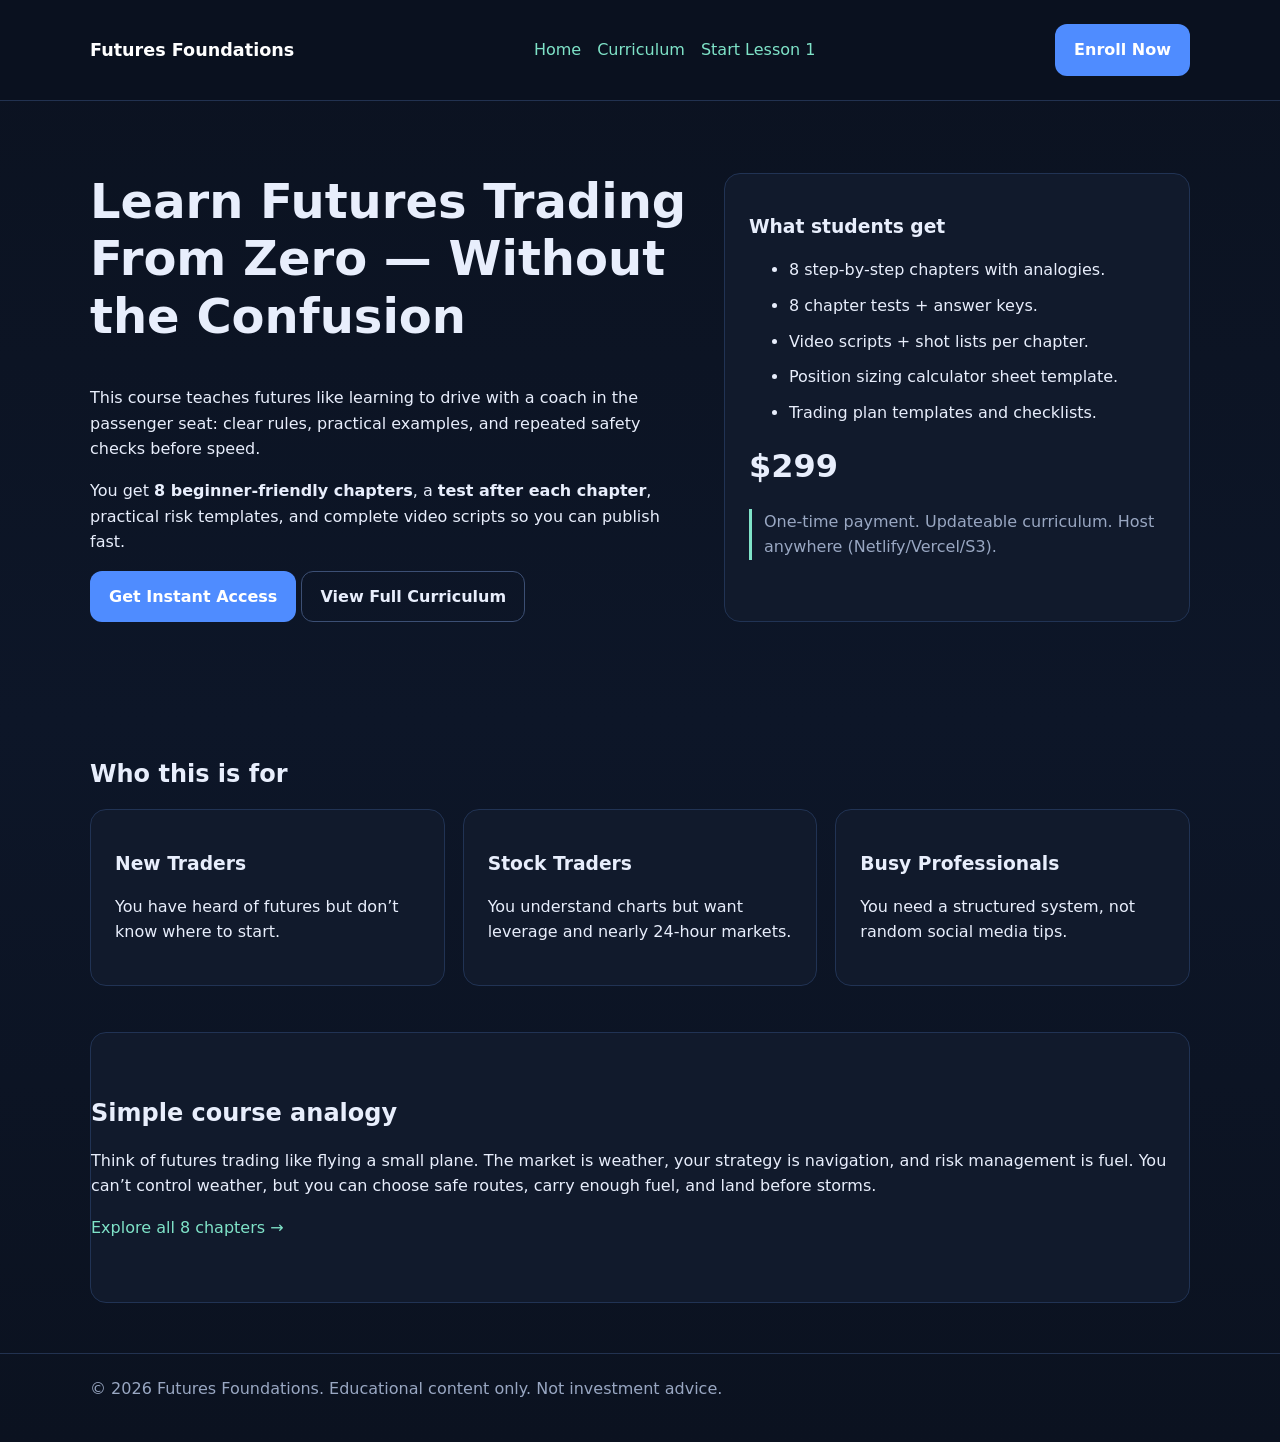
<file: site/index.html>
<!doctype html>
<html lang="en">
<head>
  <meta charset="UTF-8" />
  <meta name="viewport" content="width=device-width, initial-scale=1.0" />
  <title>Futures Foundations — Beginner Futures Trading Course</title>
  <meta name="description" content="A complete beginner futures trading course with analogies, chapter tests, video scripts, and a sell-ready website." />
  <link rel="stylesheet" href="styles.css" />
</head>
<body>
  <header>
    <div class="container nav">
      <div class="logo">Futures Foundations</div>
      <nav class="nav-links">
        <a href="index.html">Home</a>
        <a href="curriculum.html">Curriculum</a>
        <a href="chapters/chapter-1.html">Start Lesson 1</a>
      </nav>
      <a class="btn btn-primary" href="checkout.html">Enroll Now</a>
    </div>
  </header>

  <main class="container">
    <section class="hero">
      <div>
        <h1>Learn Futures Trading From Zero — Without the Confusion</h1>
        <p>This course teaches futures like learning to drive with a coach in the passenger seat: clear rules, practical examples, and repeated safety checks before speed.</p>
        <p>You get <strong>8 beginner-friendly chapters</strong>, a <strong>test after each chapter</strong>, practical risk templates, and complete video scripts so you can publish fast.</p>
        <a class="btn btn-primary" href="checkout.html">Get Instant Access</a>
        <a class="btn btn-outline" href="curriculum.html">View Full Curriculum</a>
      </div>
      <aside class="card">
        <h3>What students get</h3>
        <ul class="lesson-list">
          <li>8 step-by-step chapters with analogies.</li>
          <li>8 chapter tests + answer keys.</li>
          <li>Video scripts + shot lists per chapter.</li>
          <li>Position sizing calculator sheet template.</li>
          <li>Trading plan templates and checklists.</li>
        </ul>
        <div class="price">$299</div>
        <p class="notice">One-time payment. Updateable curriculum. Host anywhere (Netlify/Vercel/S3).</p>
      </aside>
    </section>

    <section class="section">
      <h2>Who this is for</h2>
      <div class="grid-3">
        <article class="card"><h3>New Traders</h3><p>You have heard of futures but don’t know where to start.</p></article>
        <article class="card"><h3>Stock Traders</h3><p>You understand charts but want leverage and nearly 24-hour markets.</p></article>
        <article class="card"><h3>Busy Professionals</h3><p>You need a structured system, not random social media tips.</p></article>
      </div>
    </section>

    <section class="section card">
      <h2>Simple course analogy</h2>
      <p>Think of futures trading like flying a small plane. The market is weather, your strategy is navigation, and risk management is fuel. You can’t control weather, but you can choose safe routes, carry enough fuel, and land before storms.</p>
      <p><a href="curriculum.html">Explore all 8 chapters →</a></p>
    </section>
  </main>

  <footer>
    <div class="container">© 2026 Futures Foundations. Educational content only. Not investment advice.</div>
  </footer>
</body>
</html>
</file>
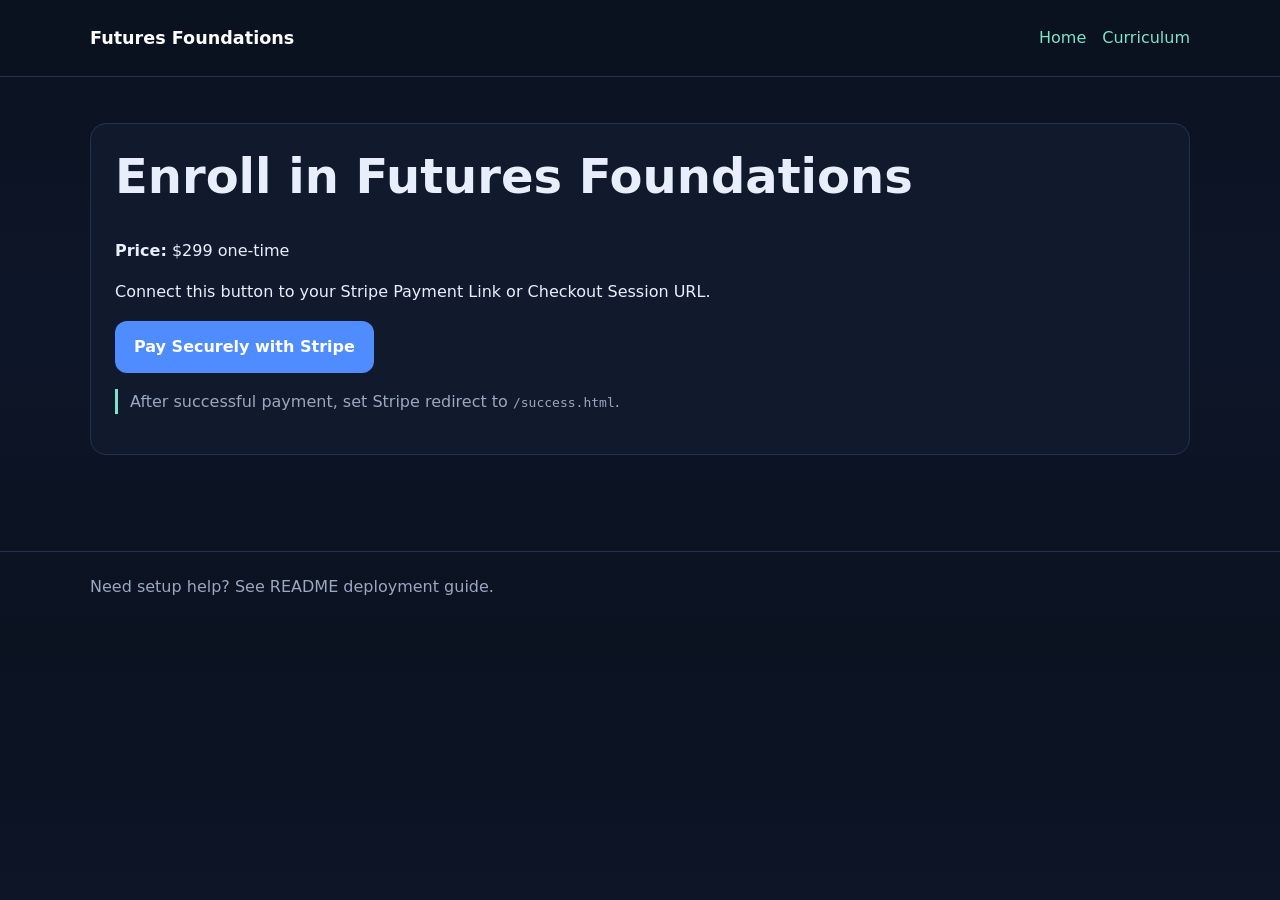
<file: site/checkout.html>
<!doctype html>
<html lang="en">
<head>
  <meta charset="UTF-8" />
  <meta name="viewport" content="width=device-width, initial-scale=1.0" />
  <title>Checkout — Futures Foundations</title>
  <link rel="stylesheet" href="styles.css" />
</head>
<body>
  <header>
    <div class="container nav">
      <div class="logo">Futures Foundations</div>
      <nav class="nav-links">
        <a href="index.html">Home</a>
        <a href="curriculum.html">Curriculum</a>
      </nav>
    </div>
  </header>

  <main class="container section">
    <div class="card">
      <h1>Enroll in Futures Foundations</h1>
      <p><strong>Price:</strong> $299 one-time</p>
      <p>Connect this button to your Stripe Payment Link or Checkout Session URL.</p>
      <p><a id="payment-link" class="btn btn-primary" href="https://buy.stripe.com/test_replace_with_your_link" target="_blank" rel="noopener">Pay Securely with Stripe</a></p>
      <p class="notice">After successful payment, set Stripe redirect to <code>/success.html</code>.</p>
    </div>
  </main>

  <footer><div class="container">Need setup help? See README deployment guide.</div></footer>
</body>
</html>
</file>
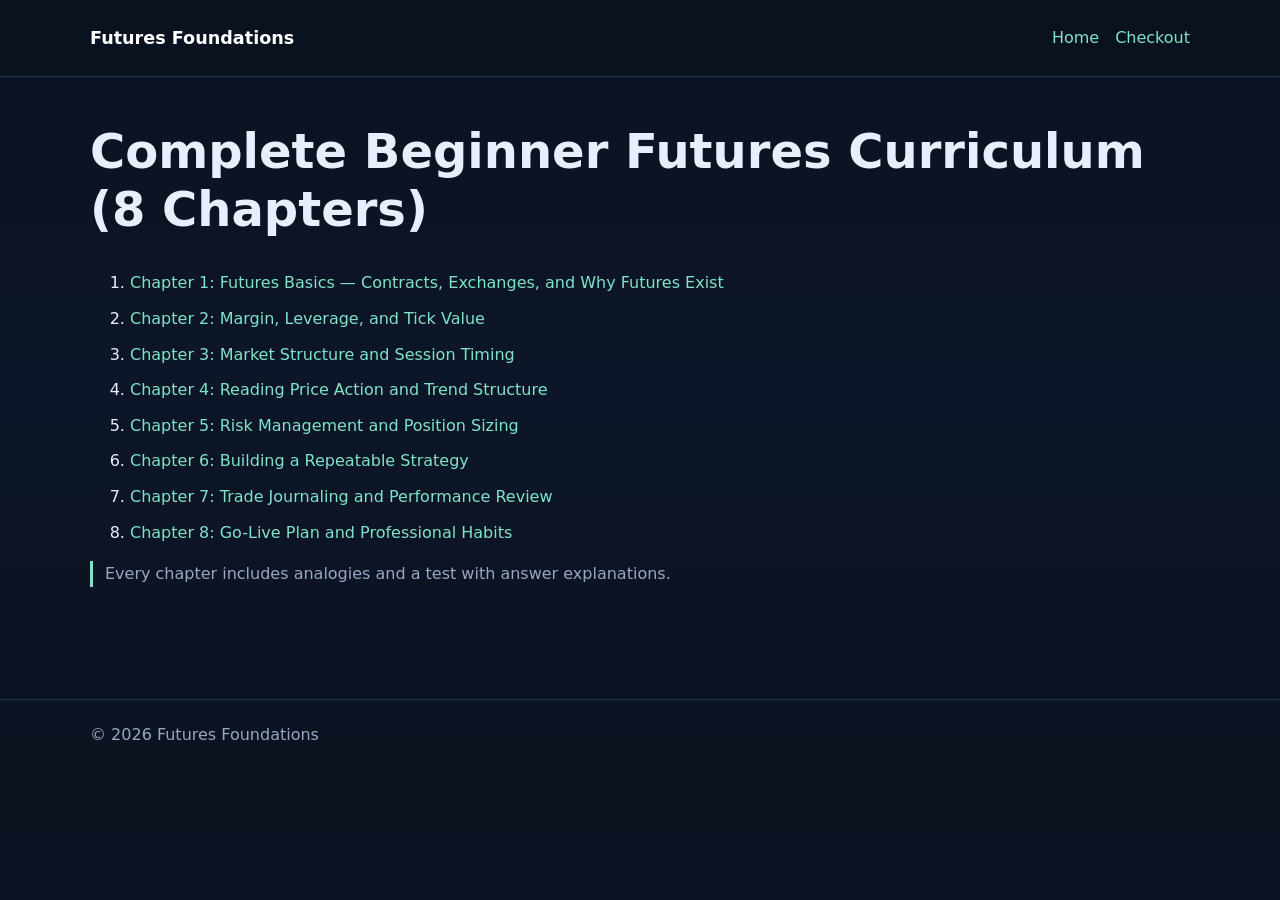
<file: site/curriculum.html>
<!doctype html>
<html lang="en">
<head>
  <meta charset="UTF-8" />
  <meta name="viewport" content="width=device-width, initial-scale=1.0" />
  <title>Curriculum — Futures Foundations</title>
  <link rel="stylesheet" href="styles.css" />
</head>
<body>
<header>
  <div class="container nav">
    <div class="logo">Futures Foundations</div>
    <nav class="nav-links"><a href="index.html">Home</a><a href="checkout.html">Checkout</a></nav>
  </div>
</header>
<main class="container section">
  <h1>Complete Beginner Futures Curriculum (8 Chapters)</h1>
  <ol class="lesson-list">
    <li><a href="chapters/chapter-1.html">Chapter 1: Futures Basics — Contracts, Exchanges, and Why Futures Exist</a></li>
    <li><a href="chapters/chapter-2.html">Chapter 2: Margin, Leverage, and Tick Value</a></li>
    <li><a href="chapters/chapter-3.html">Chapter 3: Market Structure and Session Timing</a></li>
    <li><a href="chapters/chapter-4.html">Chapter 4: Reading Price Action and Trend Structure</a></li>
    <li><a href="chapters/chapter-5.html">Chapter 5: Risk Management and Position Sizing</a></li>
    <li><a href="chapters/chapter-6.html">Chapter 6: Building a Repeatable Strategy</a></li>
    <li><a href="chapters/chapter-7.html">Chapter 7: Trade Journaling and Performance Review</a></li>
    <li><a href="chapters/chapter-8.html">Chapter 8: Go-Live Plan and Professional Habits</a></li>
  </ol>
  <p class="notice">Every chapter includes analogies and a test with answer explanations.</p>
</main>
<footer><div class="container">© 2026 Futures Foundations</div></footer>
</body>
</html>
</file>
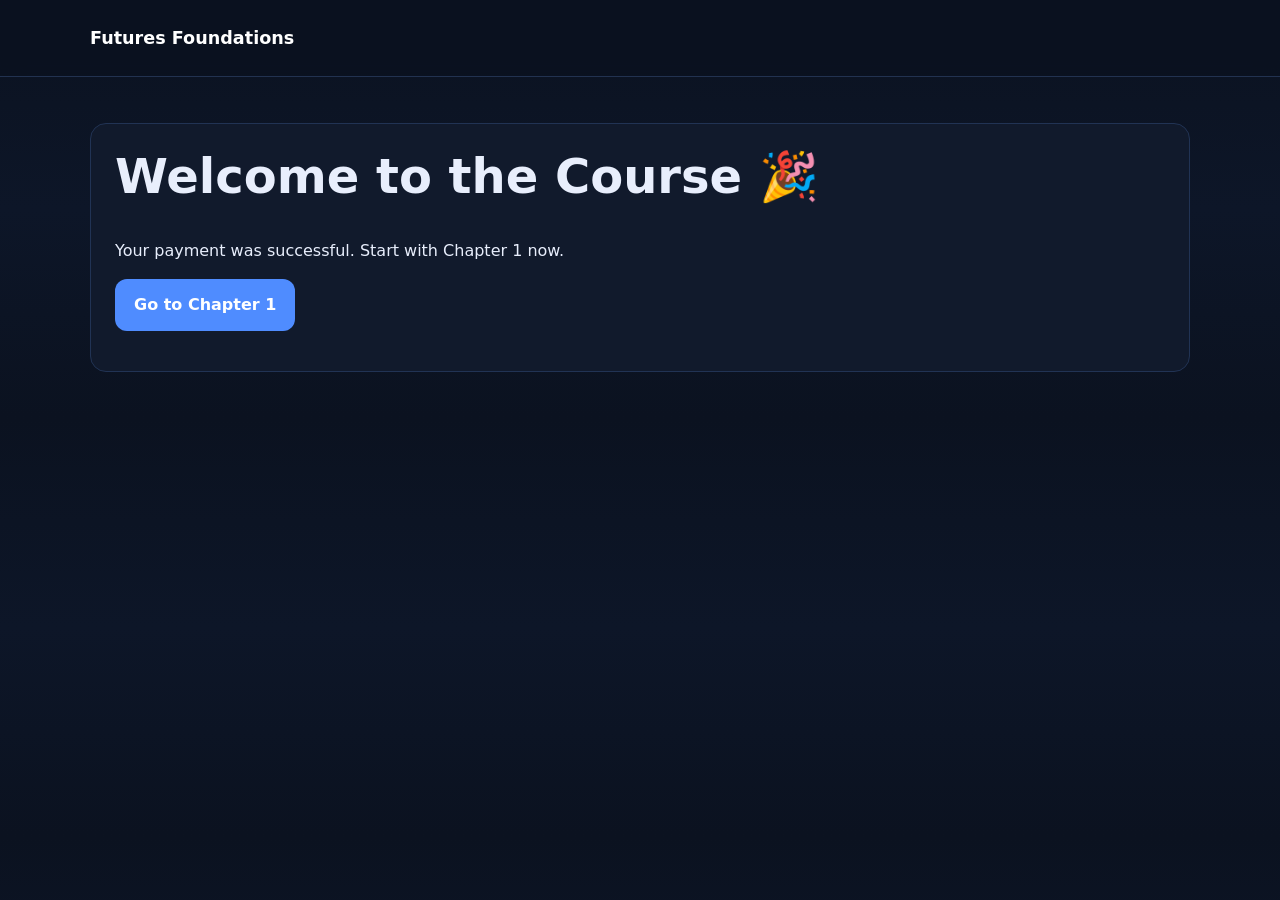
<file: site/success.html>
<!doctype html>
<html lang="en"><head>
<meta charset="UTF-8"><meta name="viewport" content="width=device-width, initial-scale=1.0">
<title>Payment Success</title><link rel="stylesheet" href="styles.css"></head>
<body>
<header><div class="container nav"><div class="logo">Futures Foundations</div></div></header>
<main class="container section"><div class="card"><h1>Welcome to the Course 🎉</h1>
<p>Your payment was successful. Start with Chapter 1 now.</p>
<p><a class="btn btn-primary" href="chapters/chapter-1.html">Go to Chapter 1</a></p>
</div></main>
</body></html>
</file>
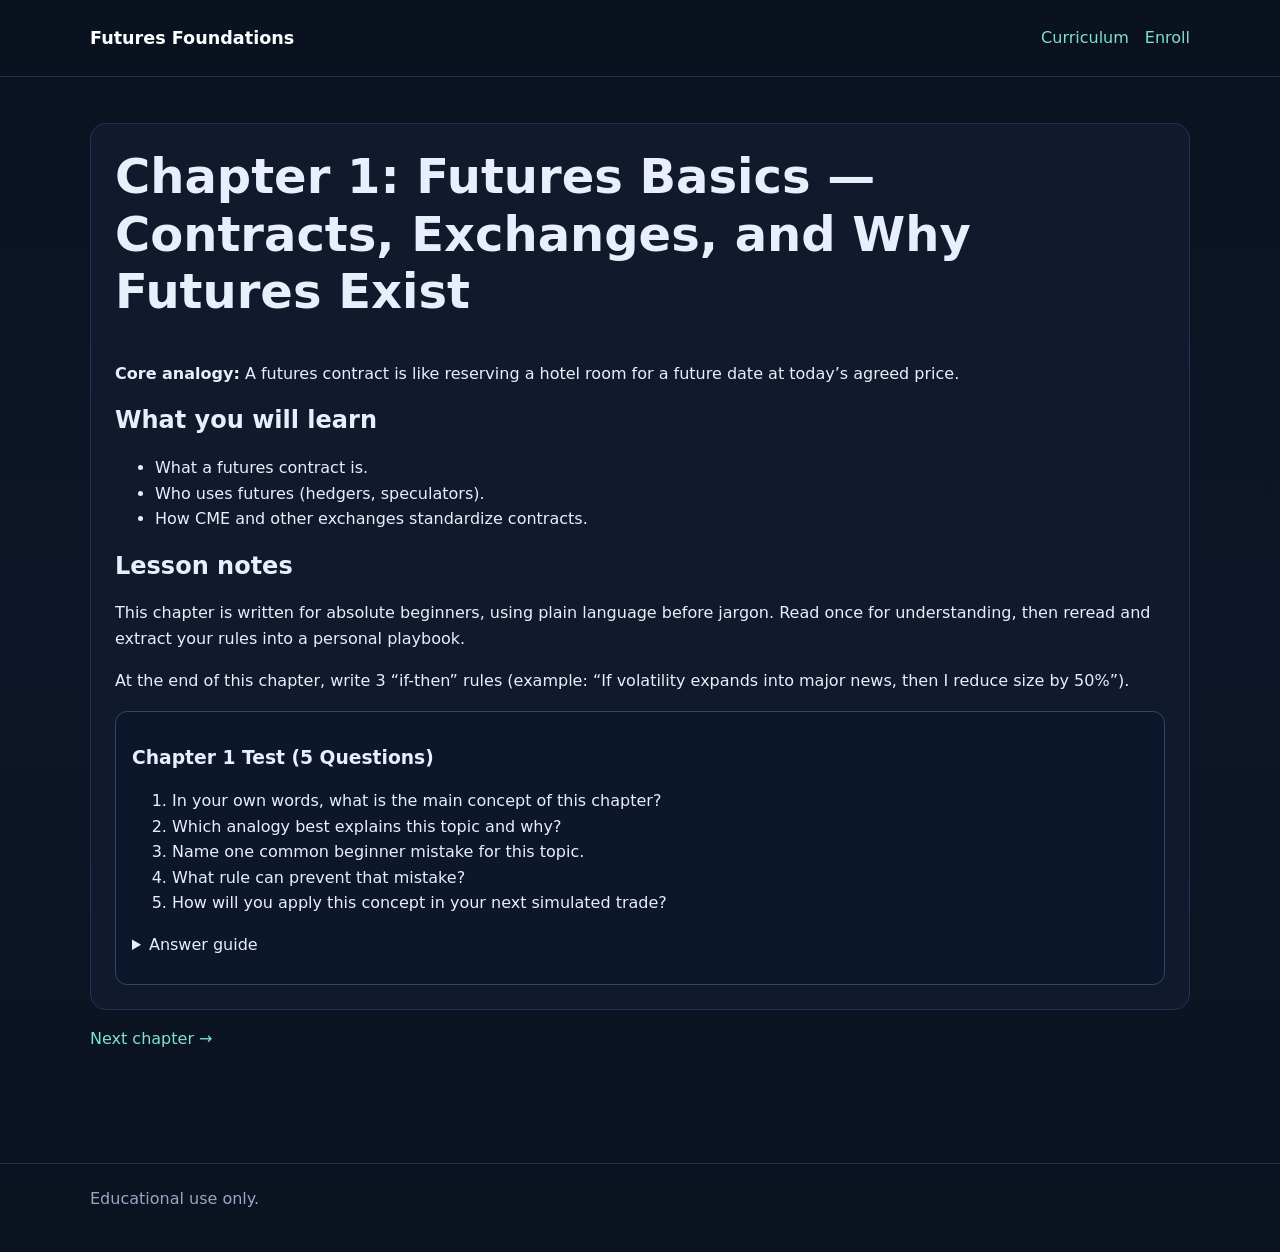
<file: site/chapters/chapter-1.html>
<!doctype html>
<html lang="en">
<head>
  <meta charset="UTF-8" />
  <meta name="viewport" content="width=device-width, initial-scale=1.0" />
  <title>Chapter 1 — Futures Basics — Contracts, Exchanges, and Why Futures Exist</title>
  <link rel="stylesheet" href="../styles.css" />
</head>
<body>
<header><div class="container nav"><div class="logo">Futures Foundations</div><nav class="nav-links"><a href="../curriculum.html">Curriculum</a><a href="../checkout.html">Enroll</a></nav></div></header>
<main class="container section">
  <article class="card">
    <h1>Chapter 1: Futures Basics — Contracts, Exchanges, and Why Futures Exist</h1>
    <p><strong>Core analogy:</strong> A futures contract is like reserving a hotel room for a future date at today’s agreed price.</p>
    <h2>What you will learn</h2>
    <ul><li>What a futures contract is.</li><li>Who uses futures (hedgers, speculators).</li><li>How CME and other exchanges standardize contracts.</li></ul>
    <h2>Lesson notes</h2>
    <p>This chapter is written for absolute beginners, using plain language before jargon. Read once for understanding, then reread and extract your rules into a personal playbook.</p>
    <p>At the end of this chapter, write 3 “if-then” rules (example: “If volatility expands into major news, then I reduce size by 50%”).</p>

    <section class="quiz">
      <h3>Chapter 1 Test (5 Questions)</h3>
      <ol>
        <li>In your own words, what is the main concept of this chapter?</li>
        <li>Which analogy best explains this topic and why?</li>
        <li>Name one common beginner mistake for this topic.</li>
        <li>What rule can prevent that mistake?</li>
        <li>How will you apply this concept in your next simulated trade?</li>
      </ol>
      <details>
        <summary>Answer guide</summary>
        <p>Strong answers are specific, measurable, and tied to risk control. Avoid vague statements like “be careful.” Use exact thresholds and conditions.</p>
      </details>
    </section>
  </article>
  <p><a href="chapter-2.html">Next chapter →</a></p>
</main>
<footer><div class="container">Educational use only.</div></footer>
</body>
</html>
</file>
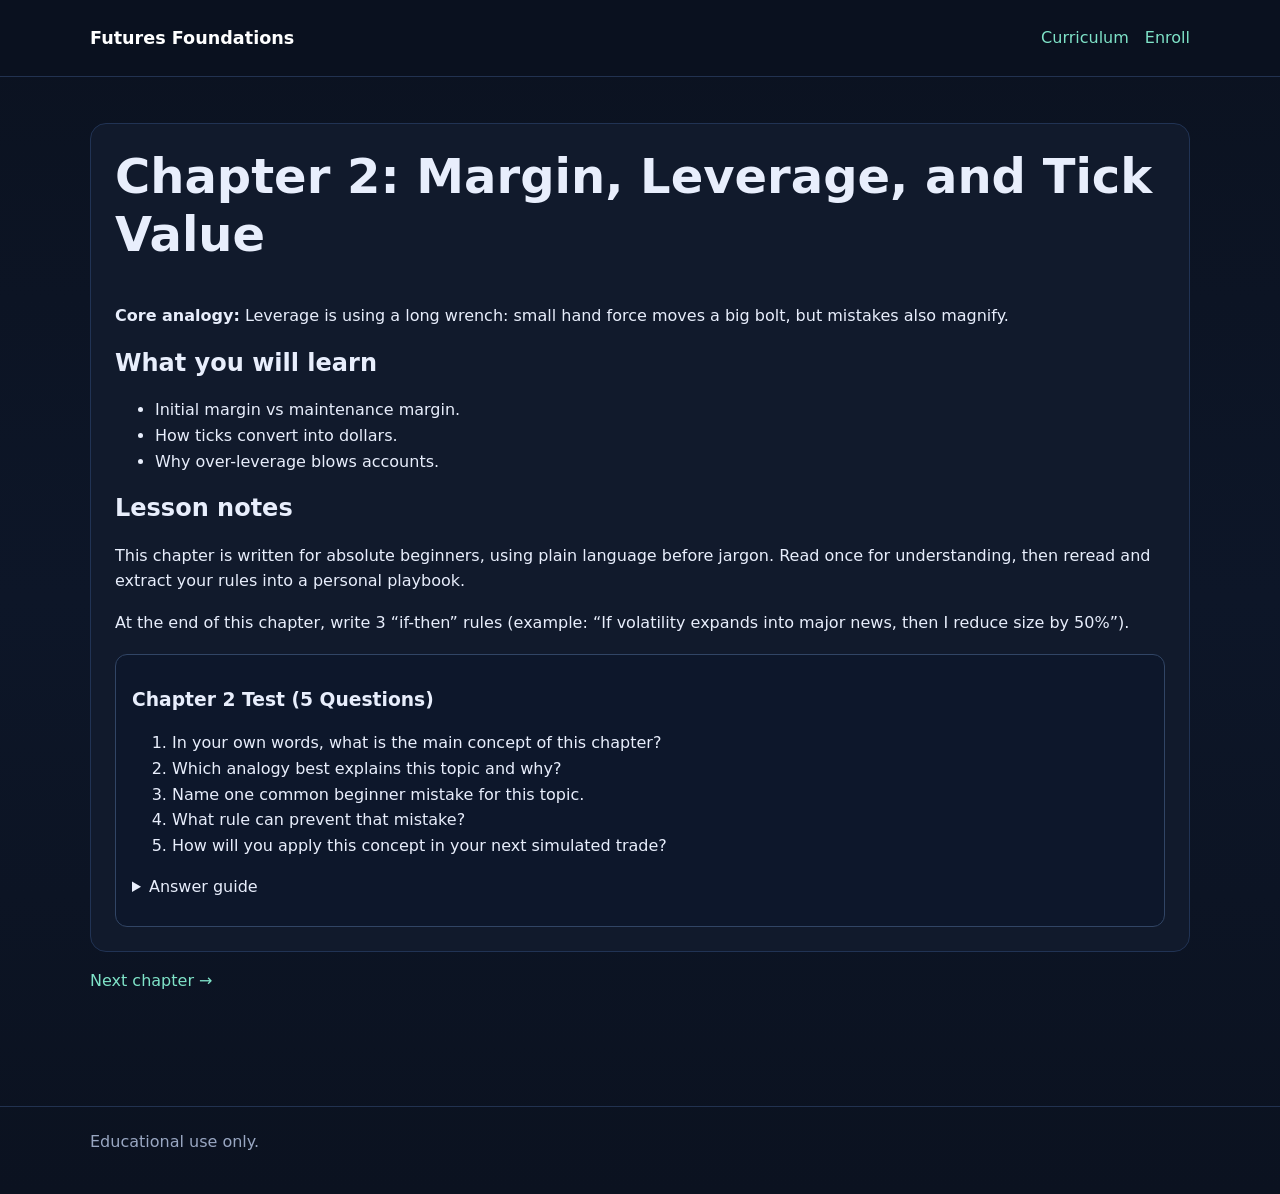
<file: site/chapters/chapter-2.html>
<!doctype html>
<html lang="en">
<head>
  <meta charset="UTF-8" />
  <meta name="viewport" content="width=device-width, initial-scale=1.0" />
  <title>Chapter 2 — Margin, Leverage, and Tick Value</title>
  <link rel="stylesheet" href="../styles.css" />
</head>
<body>
<header><div class="container nav"><div class="logo">Futures Foundations</div><nav class="nav-links"><a href="../curriculum.html">Curriculum</a><a href="../checkout.html">Enroll</a></nav></div></header>
<main class="container section">
  <article class="card">
    <h1>Chapter 2: Margin, Leverage, and Tick Value</h1>
    <p><strong>Core analogy:</strong> Leverage is using a long wrench: small hand force moves a big bolt, but mistakes also magnify.</p>
    <h2>What you will learn</h2>
    <ul><li>Initial margin vs maintenance margin.</li><li>How ticks convert into dollars.</li><li>Why over-leverage blows accounts.</li></ul>
    <h2>Lesson notes</h2>
    <p>This chapter is written for absolute beginners, using plain language before jargon. Read once for understanding, then reread and extract your rules into a personal playbook.</p>
    <p>At the end of this chapter, write 3 “if-then” rules (example: “If volatility expands into major news, then I reduce size by 50%”).</p>

    <section class="quiz">
      <h3>Chapter 2 Test (5 Questions)</h3>
      <ol>
        <li>In your own words, what is the main concept of this chapter?</li>
        <li>Which analogy best explains this topic and why?</li>
        <li>Name one common beginner mistake for this topic.</li>
        <li>What rule can prevent that mistake?</li>
        <li>How will you apply this concept in your next simulated trade?</li>
      </ol>
      <details>
        <summary>Answer guide</summary>
        <p>Strong answers are specific, measurable, and tied to risk control. Avoid vague statements like “be careful.” Use exact thresholds and conditions.</p>
      </details>
    </section>
  </article>
  <p><a href="chapter-3.html">Next chapter →</a></p>
</main>
<footer><div class="container">Educational use only.</div></footer>
</body>
</html>
</file>
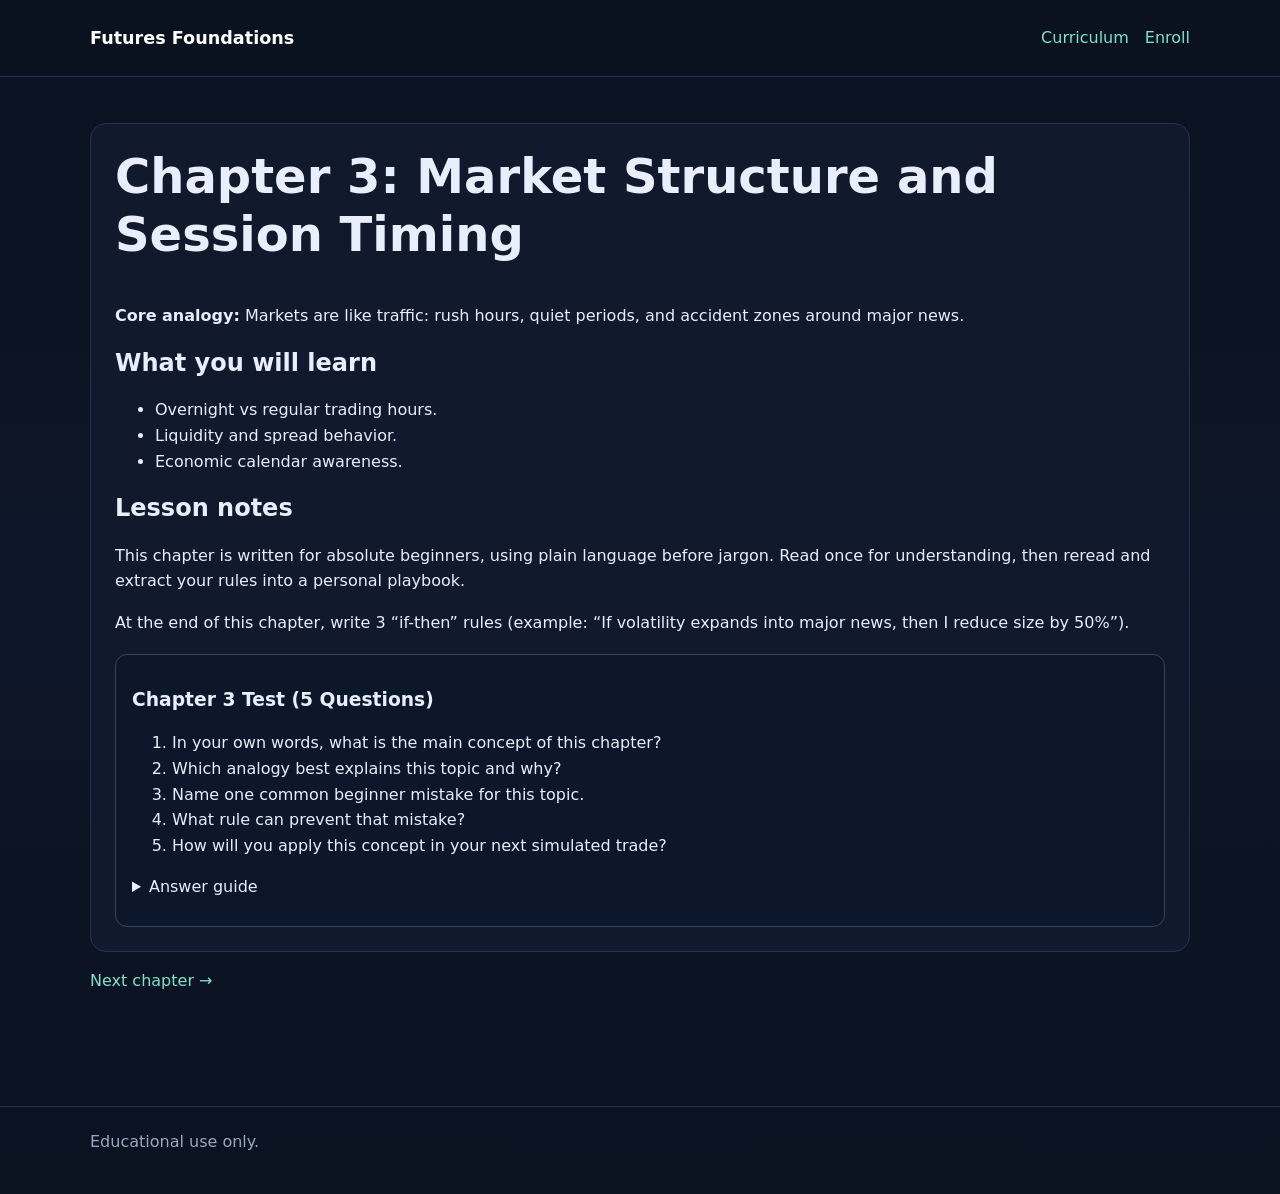
<file: site/chapters/chapter-3.html>
<!doctype html>
<html lang="en">
<head>
  <meta charset="UTF-8" />
  <meta name="viewport" content="width=device-width, initial-scale=1.0" />
  <title>Chapter 3 — Market Structure and Session Timing</title>
  <link rel="stylesheet" href="../styles.css" />
</head>
<body>
<header><div class="container nav"><div class="logo">Futures Foundations</div><nav class="nav-links"><a href="../curriculum.html">Curriculum</a><a href="../checkout.html">Enroll</a></nav></div></header>
<main class="container section">
  <article class="card">
    <h1>Chapter 3: Market Structure and Session Timing</h1>
    <p><strong>Core analogy:</strong> Markets are like traffic: rush hours, quiet periods, and accident zones around major news.</p>
    <h2>What you will learn</h2>
    <ul><li>Overnight vs regular trading hours.</li><li>Liquidity and spread behavior.</li><li>Economic calendar awareness.</li></ul>
    <h2>Lesson notes</h2>
    <p>This chapter is written for absolute beginners, using plain language before jargon. Read once for understanding, then reread and extract your rules into a personal playbook.</p>
    <p>At the end of this chapter, write 3 “if-then” rules (example: “If volatility expands into major news, then I reduce size by 50%”).</p>

    <section class="quiz">
      <h3>Chapter 3 Test (5 Questions)</h3>
      <ol>
        <li>In your own words, what is the main concept of this chapter?</li>
        <li>Which analogy best explains this topic and why?</li>
        <li>Name one common beginner mistake for this topic.</li>
        <li>What rule can prevent that mistake?</li>
        <li>How will you apply this concept in your next simulated trade?</li>
      </ol>
      <details>
        <summary>Answer guide</summary>
        <p>Strong answers are specific, measurable, and tied to risk control. Avoid vague statements like “be careful.” Use exact thresholds and conditions.</p>
      </details>
    </section>
  </article>
  <p><a href="chapter-4.html">Next chapter →</a></p>
</main>
<footer><div class="container">Educational use only.</div></footer>
</body>
</html>
</file>
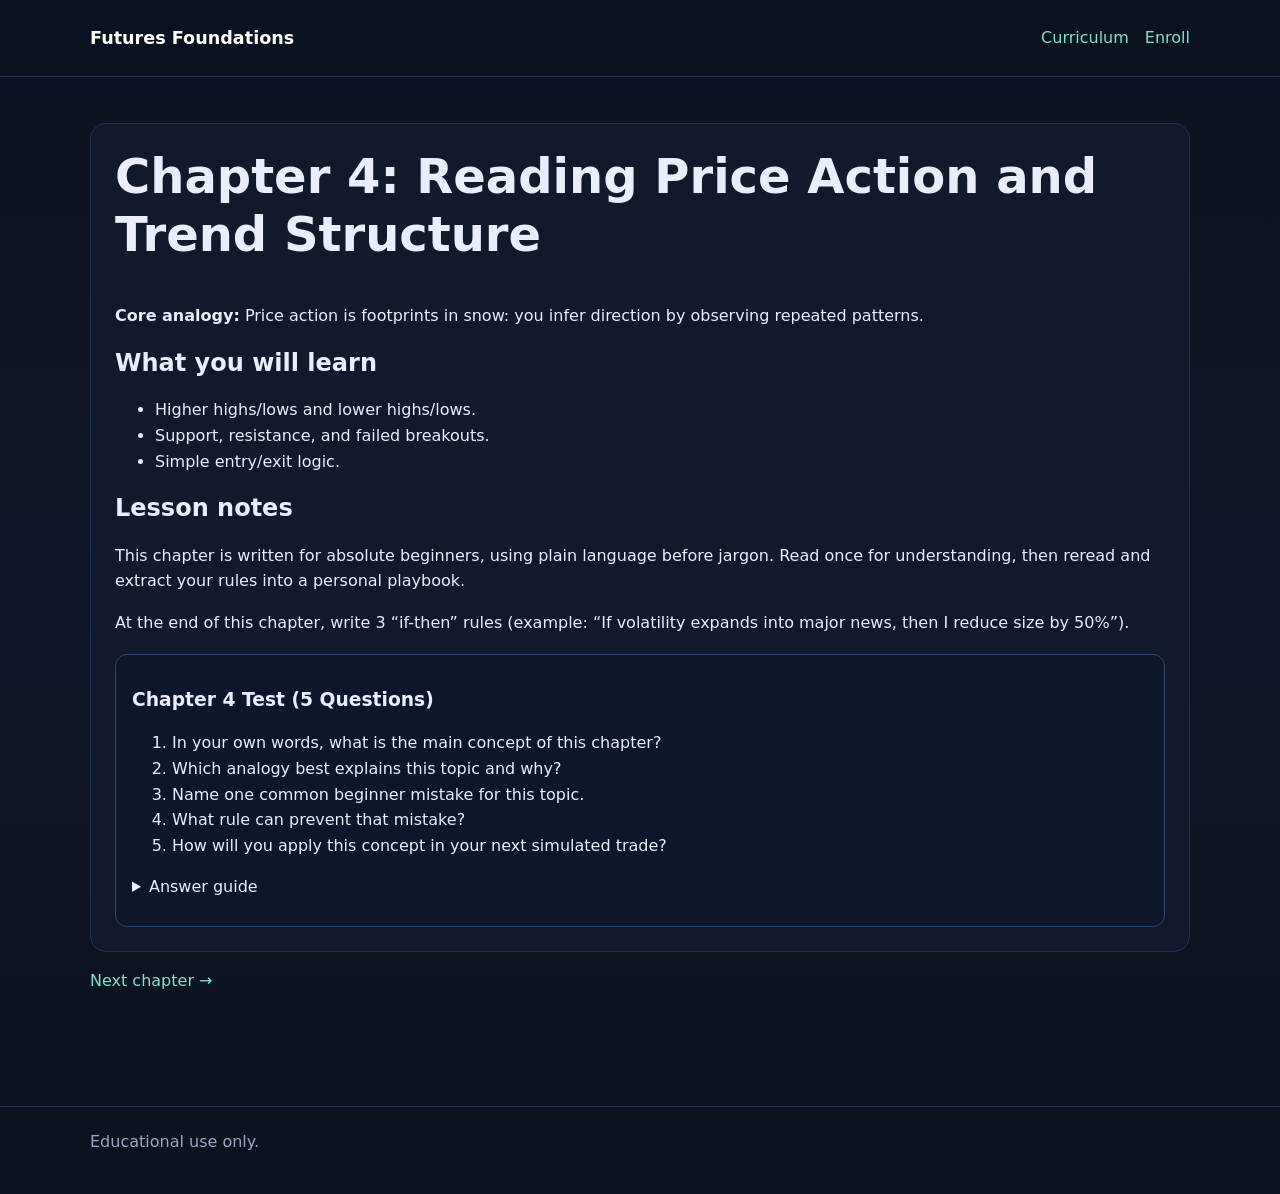
<file: site/chapters/chapter-4.html>
<!doctype html>
<html lang="en">
<head>
  <meta charset="UTF-8" />
  <meta name="viewport" content="width=device-width, initial-scale=1.0" />
  <title>Chapter 4 — Reading Price Action and Trend Structure</title>
  <link rel="stylesheet" href="../styles.css" />
</head>
<body>
<header><div class="container nav"><div class="logo">Futures Foundations</div><nav class="nav-links"><a href="../curriculum.html">Curriculum</a><a href="../checkout.html">Enroll</a></nav></div></header>
<main class="container section">
  <article class="card">
    <h1>Chapter 4: Reading Price Action and Trend Structure</h1>
    <p><strong>Core analogy:</strong> Price action is footprints in snow: you infer direction by observing repeated patterns.</p>
    <h2>What you will learn</h2>
    <ul><li>Higher highs/lows and lower highs/lows.</li><li>Support, resistance, and failed breakouts.</li><li>Simple entry/exit logic.</li></ul>
    <h2>Lesson notes</h2>
    <p>This chapter is written for absolute beginners, using plain language before jargon. Read once for understanding, then reread and extract your rules into a personal playbook.</p>
    <p>At the end of this chapter, write 3 “if-then” rules (example: “If volatility expands into major news, then I reduce size by 50%”).</p>

    <section class="quiz">
      <h3>Chapter 4 Test (5 Questions)</h3>
      <ol>
        <li>In your own words, what is the main concept of this chapter?</li>
        <li>Which analogy best explains this topic and why?</li>
        <li>Name one common beginner mistake for this topic.</li>
        <li>What rule can prevent that mistake?</li>
        <li>How will you apply this concept in your next simulated trade?</li>
      </ol>
      <details>
        <summary>Answer guide</summary>
        <p>Strong answers are specific, measurable, and tied to risk control. Avoid vague statements like “be careful.” Use exact thresholds and conditions.</p>
      </details>
    </section>
  </article>
  <p><a href="chapter-5.html">Next chapter →</a></p>
</main>
<footer><div class="container">Educational use only.</div></footer>
</body>
</html>
</file>
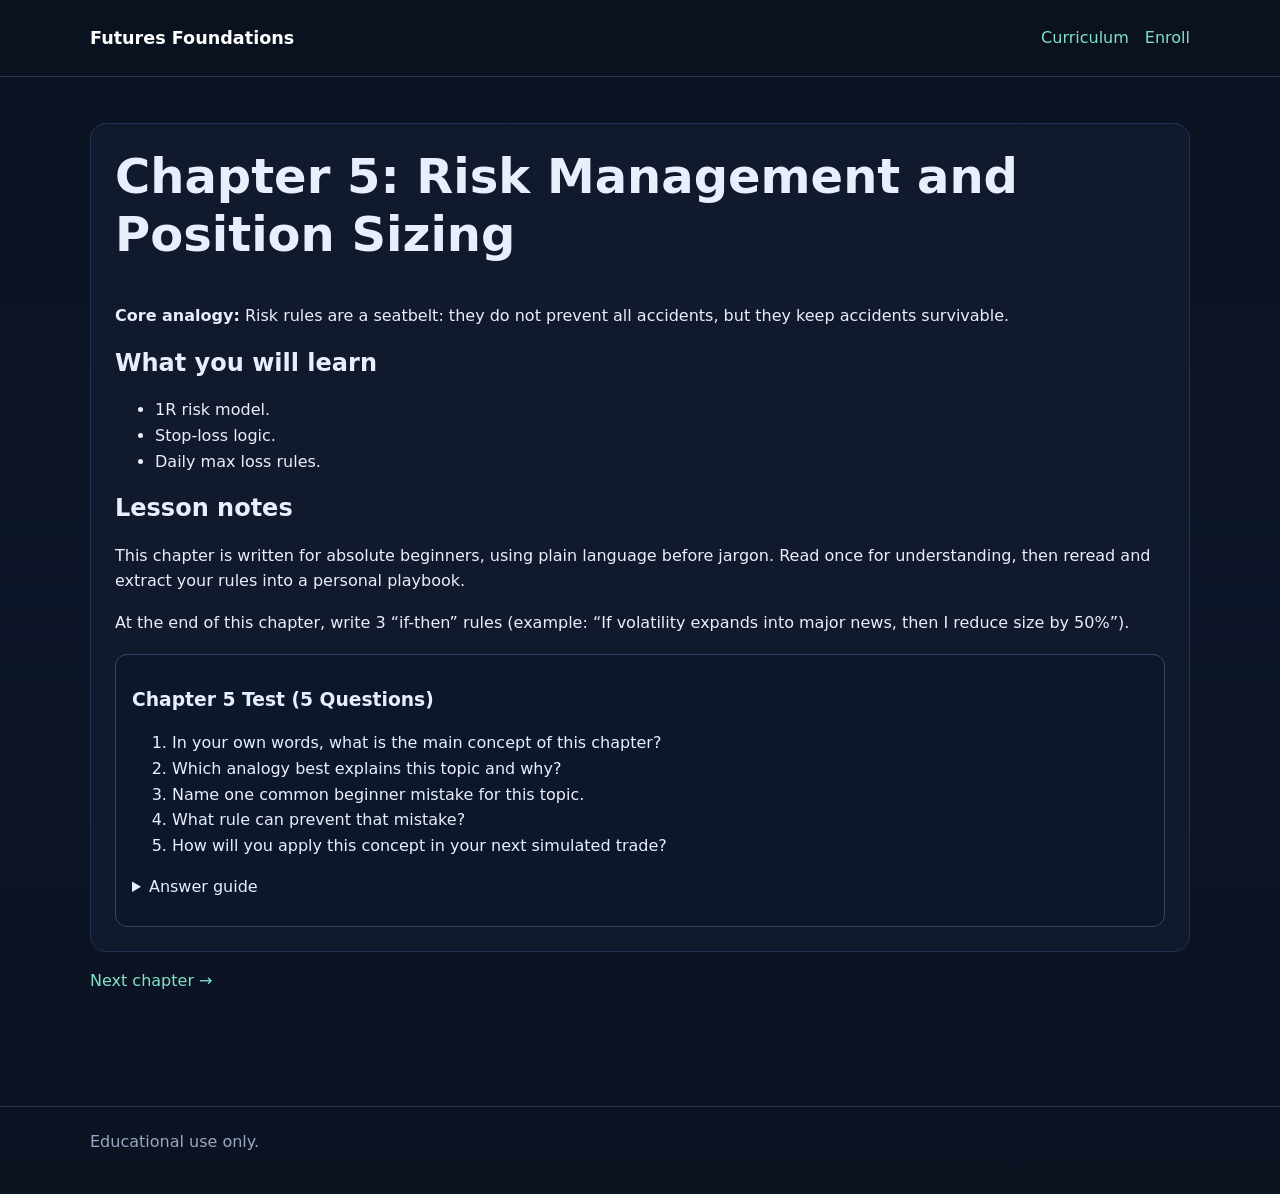
<file: site/chapters/chapter-5.html>
<!doctype html>
<html lang="en">
<head>
  <meta charset="UTF-8" />
  <meta name="viewport" content="width=device-width, initial-scale=1.0" />
  <title>Chapter 5 — Risk Management and Position Sizing</title>
  <link rel="stylesheet" href="../styles.css" />
</head>
<body>
<header><div class="container nav"><div class="logo">Futures Foundations</div><nav class="nav-links"><a href="../curriculum.html">Curriculum</a><a href="../checkout.html">Enroll</a></nav></div></header>
<main class="container section">
  <article class="card">
    <h1>Chapter 5: Risk Management and Position Sizing</h1>
    <p><strong>Core analogy:</strong> Risk rules are a seatbelt: they do not prevent all accidents, but they keep accidents survivable.</p>
    <h2>What you will learn</h2>
    <ul><li>1R risk model.</li><li>Stop-loss logic.</li><li>Daily max loss rules.</li></ul>
    <h2>Lesson notes</h2>
    <p>This chapter is written for absolute beginners, using plain language before jargon. Read once for understanding, then reread and extract your rules into a personal playbook.</p>
    <p>At the end of this chapter, write 3 “if-then” rules (example: “If volatility expands into major news, then I reduce size by 50%”).</p>

    <section class="quiz">
      <h3>Chapter 5 Test (5 Questions)</h3>
      <ol>
        <li>In your own words, what is the main concept of this chapter?</li>
        <li>Which analogy best explains this topic and why?</li>
        <li>Name one common beginner mistake for this topic.</li>
        <li>What rule can prevent that mistake?</li>
        <li>How will you apply this concept in your next simulated trade?</li>
      </ol>
      <details>
        <summary>Answer guide</summary>
        <p>Strong answers are specific, measurable, and tied to risk control. Avoid vague statements like “be careful.” Use exact thresholds and conditions.</p>
      </details>
    </section>
  </article>
  <p><a href="chapter-6.html">Next chapter →</a></p>
</main>
<footer><div class="container">Educational use only.</div></footer>
</body>
</html>
</file>
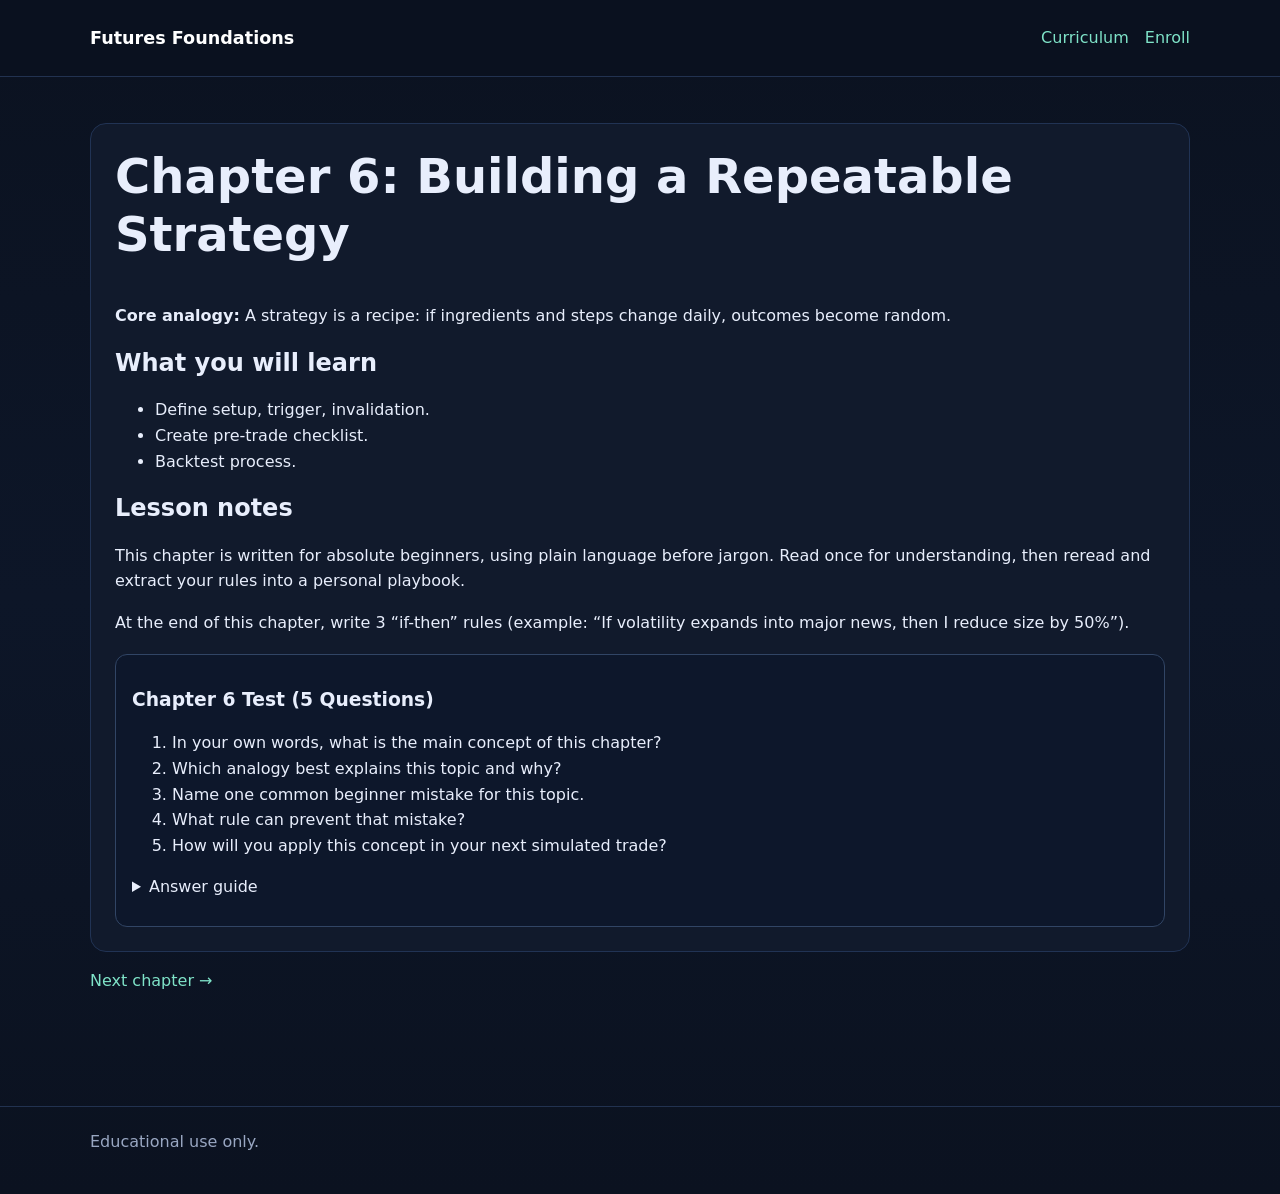
<file: site/chapters/chapter-6.html>
<!doctype html>
<html lang="en">
<head>
  <meta charset="UTF-8" />
  <meta name="viewport" content="width=device-width, initial-scale=1.0" />
  <title>Chapter 6 — Building a Repeatable Strategy</title>
  <link rel="stylesheet" href="../styles.css" />
</head>
<body>
<header><div class="container nav"><div class="logo">Futures Foundations</div><nav class="nav-links"><a href="../curriculum.html">Curriculum</a><a href="../checkout.html">Enroll</a></nav></div></header>
<main class="container section">
  <article class="card">
    <h1>Chapter 6: Building a Repeatable Strategy</h1>
    <p><strong>Core analogy:</strong> A strategy is a recipe: if ingredients and steps change daily, outcomes become random.</p>
    <h2>What you will learn</h2>
    <ul><li>Define setup, trigger, invalidation.</li><li>Create pre-trade checklist.</li><li>Backtest process.</li></ul>
    <h2>Lesson notes</h2>
    <p>This chapter is written for absolute beginners, using plain language before jargon. Read once for understanding, then reread and extract your rules into a personal playbook.</p>
    <p>At the end of this chapter, write 3 “if-then” rules (example: “If volatility expands into major news, then I reduce size by 50%”).</p>

    <section class="quiz">
      <h3>Chapter 6 Test (5 Questions)</h3>
      <ol>
        <li>In your own words, what is the main concept of this chapter?</li>
        <li>Which analogy best explains this topic and why?</li>
        <li>Name one common beginner mistake for this topic.</li>
        <li>What rule can prevent that mistake?</li>
        <li>How will you apply this concept in your next simulated trade?</li>
      </ol>
      <details>
        <summary>Answer guide</summary>
        <p>Strong answers are specific, measurable, and tied to risk control. Avoid vague statements like “be careful.” Use exact thresholds and conditions.</p>
      </details>
    </section>
  </article>
  <p><a href="chapter-7.html">Next chapter →</a></p>
</main>
<footer><div class="container">Educational use only.</div></footer>
</body>
</html>
</file>
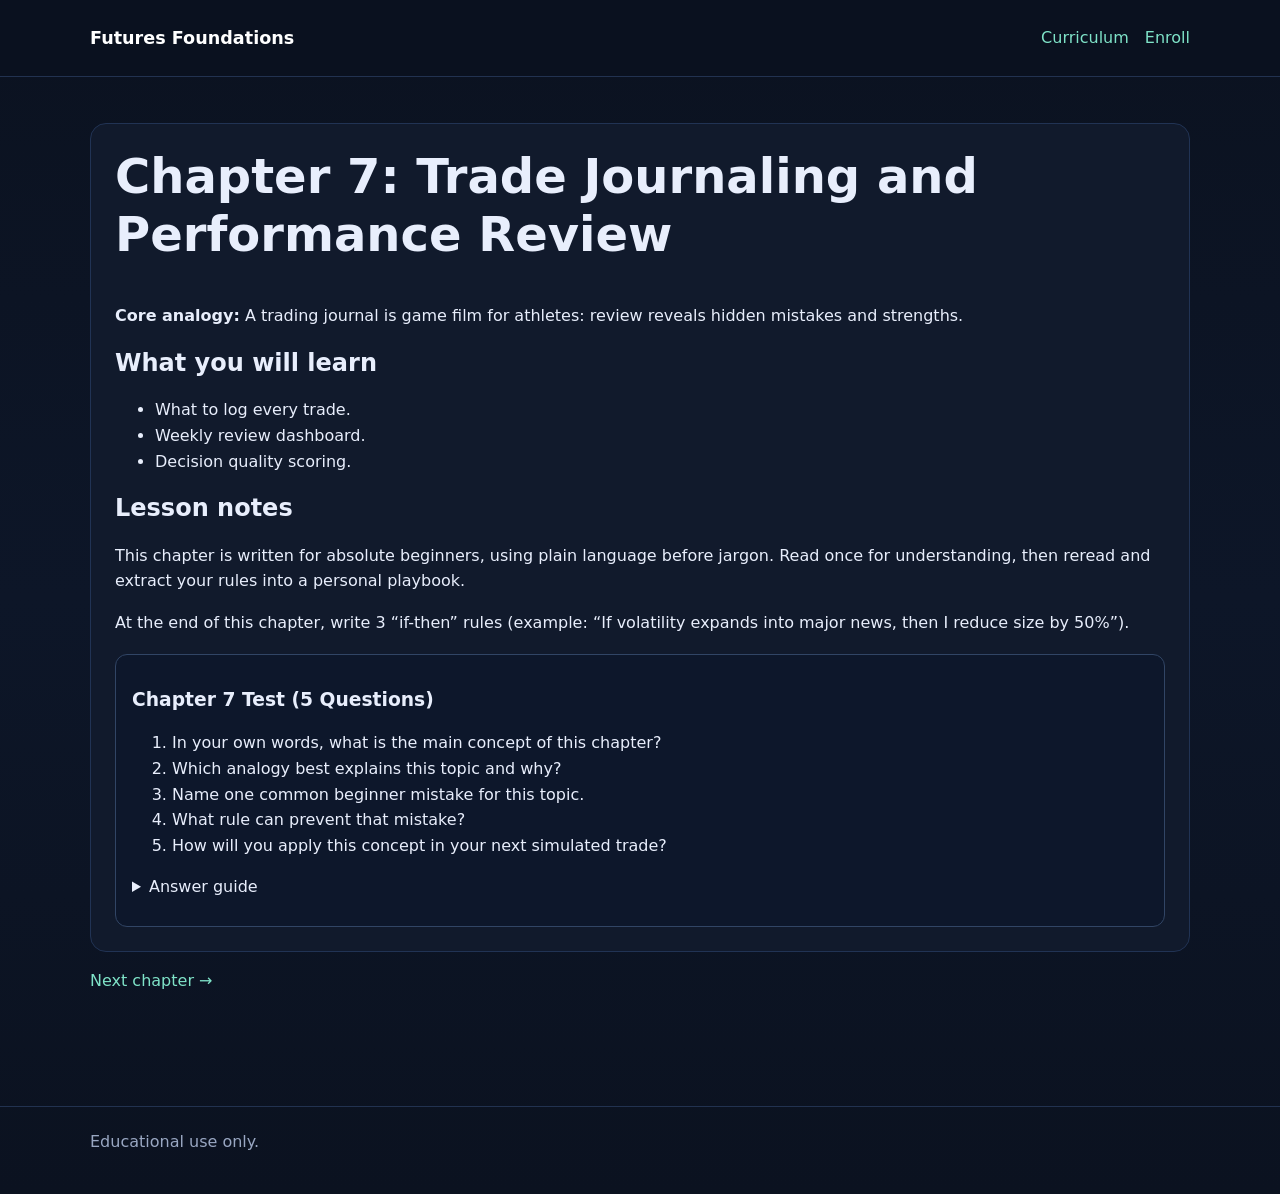
<file: site/chapters/chapter-7.html>
<!doctype html>
<html lang="en">
<head>
  <meta charset="UTF-8" />
  <meta name="viewport" content="width=device-width, initial-scale=1.0" />
  <title>Chapter 7 — Trade Journaling and Performance Review</title>
  <link rel="stylesheet" href="../styles.css" />
</head>
<body>
<header><div class="container nav"><div class="logo">Futures Foundations</div><nav class="nav-links"><a href="../curriculum.html">Curriculum</a><a href="../checkout.html">Enroll</a></nav></div></header>
<main class="container section">
  <article class="card">
    <h1>Chapter 7: Trade Journaling and Performance Review</h1>
    <p><strong>Core analogy:</strong> A trading journal is game film for athletes: review reveals hidden mistakes and strengths.</p>
    <h2>What you will learn</h2>
    <ul><li>What to log every trade.</li><li>Weekly review dashboard.</li><li>Decision quality scoring.</li></ul>
    <h2>Lesson notes</h2>
    <p>This chapter is written for absolute beginners, using plain language before jargon. Read once for understanding, then reread and extract your rules into a personal playbook.</p>
    <p>At the end of this chapter, write 3 “if-then” rules (example: “If volatility expands into major news, then I reduce size by 50%”).</p>

    <section class="quiz">
      <h3>Chapter 7 Test (5 Questions)</h3>
      <ol>
        <li>In your own words, what is the main concept of this chapter?</li>
        <li>Which analogy best explains this topic and why?</li>
        <li>Name one common beginner mistake for this topic.</li>
        <li>What rule can prevent that mistake?</li>
        <li>How will you apply this concept in your next simulated trade?</li>
      </ol>
      <details>
        <summary>Answer guide</summary>
        <p>Strong answers are specific, measurable, and tied to risk control. Avoid vague statements like “be careful.” Use exact thresholds and conditions.</p>
      </details>
    </section>
  </article>
  <p><a href="chapter-8.html">Next chapter →</a></p>
</main>
<footer><div class="container">Educational use only.</div></footer>
</body>
</html>
</file>
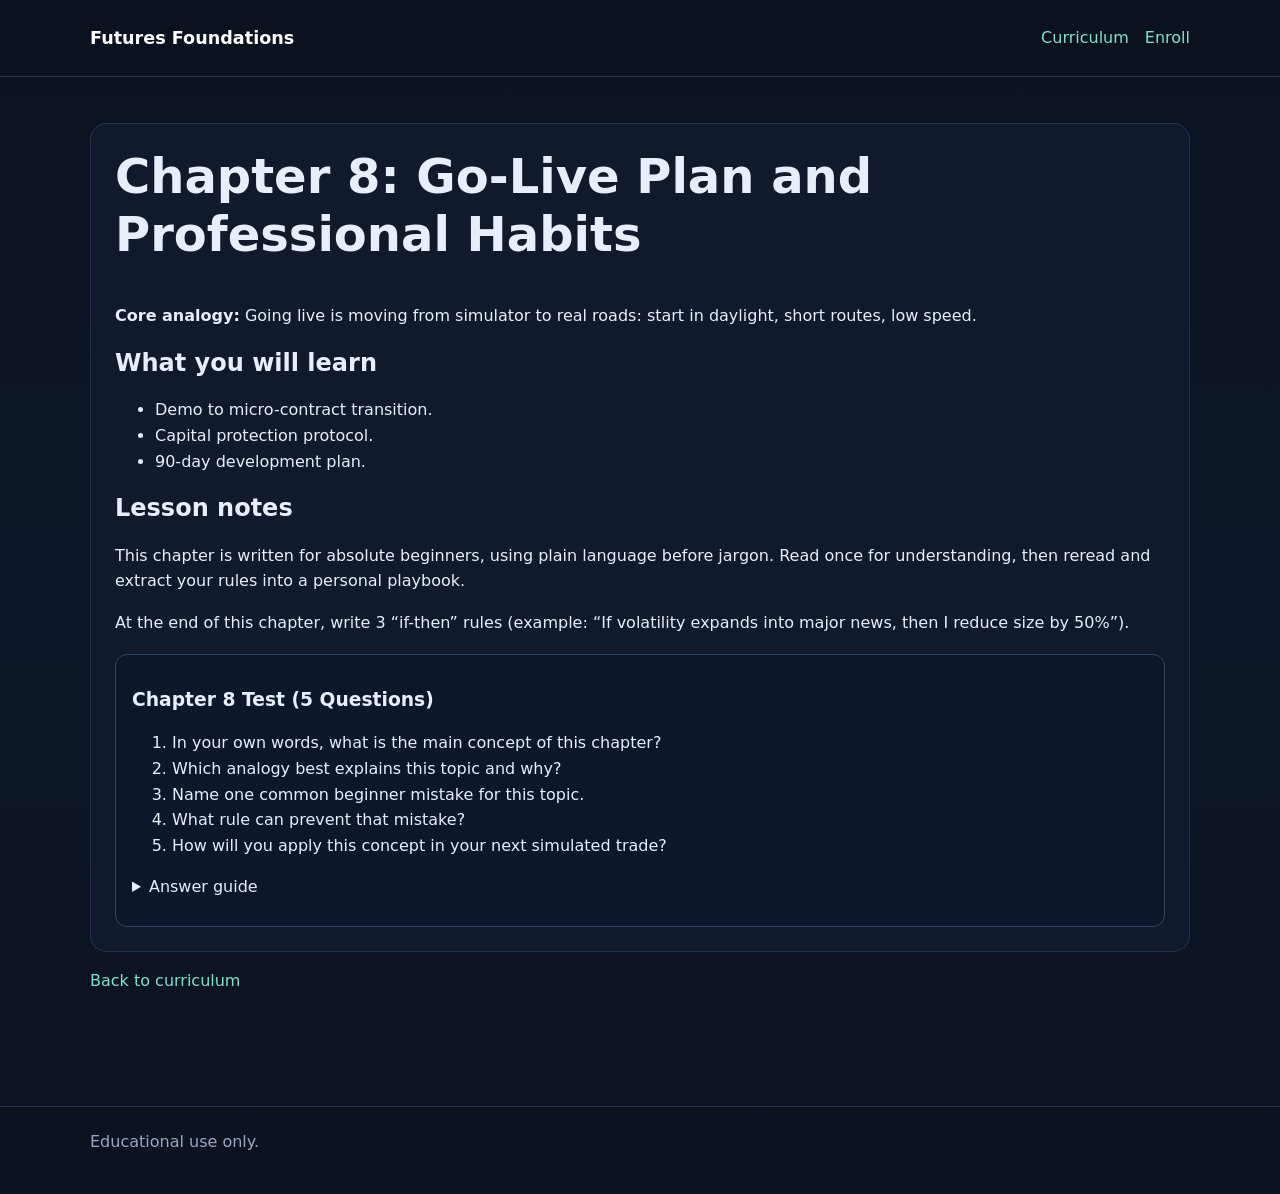
<file: site/chapters/chapter-8.html>
<!doctype html>
<html lang="en">
<head>
  <meta charset="UTF-8" />
  <meta name="viewport" content="width=device-width, initial-scale=1.0" />
  <title>Chapter 8 — Go-Live Plan and Professional Habits</title>
  <link rel="stylesheet" href="../styles.css" />
</head>
<body>
<header><div class="container nav"><div class="logo">Futures Foundations</div><nav class="nav-links"><a href="../curriculum.html">Curriculum</a><a href="../checkout.html">Enroll</a></nav></div></header>
<main class="container section">
  <article class="card">
    <h1>Chapter 8: Go-Live Plan and Professional Habits</h1>
    <p><strong>Core analogy:</strong> Going live is moving from simulator to real roads: start in daylight, short routes, low speed.</p>
    <h2>What you will learn</h2>
    <ul><li>Demo to micro-contract transition.</li><li>Capital protection protocol.</li><li>90-day development plan.</li></ul>
    <h2>Lesson notes</h2>
    <p>This chapter is written for absolute beginners, using plain language before jargon. Read once for understanding, then reread and extract your rules into a personal playbook.</p>
    <p>At the end of this chapter, write 3 “if-then” rules (example: “If volatility expands into major news, then I reduce size by 50%”).</p>

    <section class="quiz">
      <h3>Chapter 8 Test (5 Questions)</h3>
      <ol>
        <li>In your own words, what is the main concept of this chapter?</li>
        <li>Which analogy best explains this topic and why?</li>
        <li>Name one common beginner mistake for this topic.</li>
        <li>What rule can prevent that mistake?</li>
        <li>How will you apply this concept in your next simulated trade?</li>
      </ol>
      <details>
        <summary>Answer guide</summary>
        <p>Strong answers are specific, measurable, and tied to risk control. Avoid vague statements like “be careful.” Use exact thresholds and conditions.</p>
      </details>
    </section>
  </article>
  <p><a href="../curriculum.html">Back to curriculum</a></p>
</main>
<footer><div class="container">Educational use only.</div></footer>
</body>
</html>
</file>
<file: site/styles.css>
:root {
  --bg: #0b1220;
  --panel: #111a2c;
  --text: #e8eefc;
  --muted: #99a7c2;
  --brand: #4f8cff;
  --accent: #7fe3c8;
  --danger: #ff7b7b;
}

* { box-sizing: border-box; }
body {
  margin: 0;
  font-family: Inter, system-ui, -apple-system, Segoe UI, Roboto, sans-serif;
  background: linear-gradient(180deg, #0b1220 0%, #0d1628 50%, #0b1220 100%);
  color: var(--text);
  line-height: 1.6;
}

a { color: var(--accent); text-decoration: none; }
a:hover { text-decoration: underline; }

.container {
  width: min(1100px, 92%);
  margin: 0 auto;
}

header {
  padding: 24px 0;
  border-bottom: 1px solid #223250;
  position: sticky;
  top: 0;
  backdrop-filter: blur(10px);
  background: rgba(11, 18, 32, 0.8);
  z-index: 100;
}

.nav {
  display: flex;
  align-items: center;
  justify-content: space-between;
  gap: 16px;
}

.logo { font-weight: 800; font-size: 1.1rem; color: #fff; }
.nav-links { display: flex; gap: 16px; flex-wrap: wrap; }

.btn {
  display: inline-block;
  padding: 12px 18px;
  border-radius: 12px;
  font-weight: 700;
  border: 1px solid transparent;
  cursor: pointer;
}

.btn-primary { background: var(--brand); color: #fff; }
.btn-primary:hover { filter: brightness(1.08); text-decoration: none; }
.btn-outline { border-color: #3c4f74; color: var(--text); }

.hero {
  padding: 72px 0;
  display: grid;
  grid-template-columns: 1.3fr 1fr;
  gap: 28px;
}

.card {
  background: var(--panel);
  border: 1px solid #213354;
  border-radius: 16px;
  padding: 24px;
}

h1, h2, h3 { line-height: 1.2; }
h1 { font-size: clamp(1.9rem, 5vw, 3rem); margin-top: 0; }

.grid-3 {
  display: grid;
  grid-template-columns: repeat(3, 1fr);
  gap: 18px;
}

.section { padding: 46px 0; }

.lesson-list li { margin-bottom: 10px; }

.price {
  font-size: 2rem;
  font-weight: 800;
  margin: 12px 0;
}

.notice {
  border-left: 3px solid var(--accent);
  padding-left: 12px;
  color: var(--muted);
}

.quiz {
  margin-top: 18px;
  background: #0d172b;
  border: 1px solid #314565;
  border-radius: 12px;
  padding: 16px;
}

.quiz details { margin-bottom: 10px; }

footer {
  border-top: 1px solid #223250;
  margin-top: 50px;
  padding: 22px 0 40px;
  color: var(--muted);
}

@media (max-width: 900px) {
  .hero, .grid-3 { grid-template-columns: 1fr; }
}
</file>
